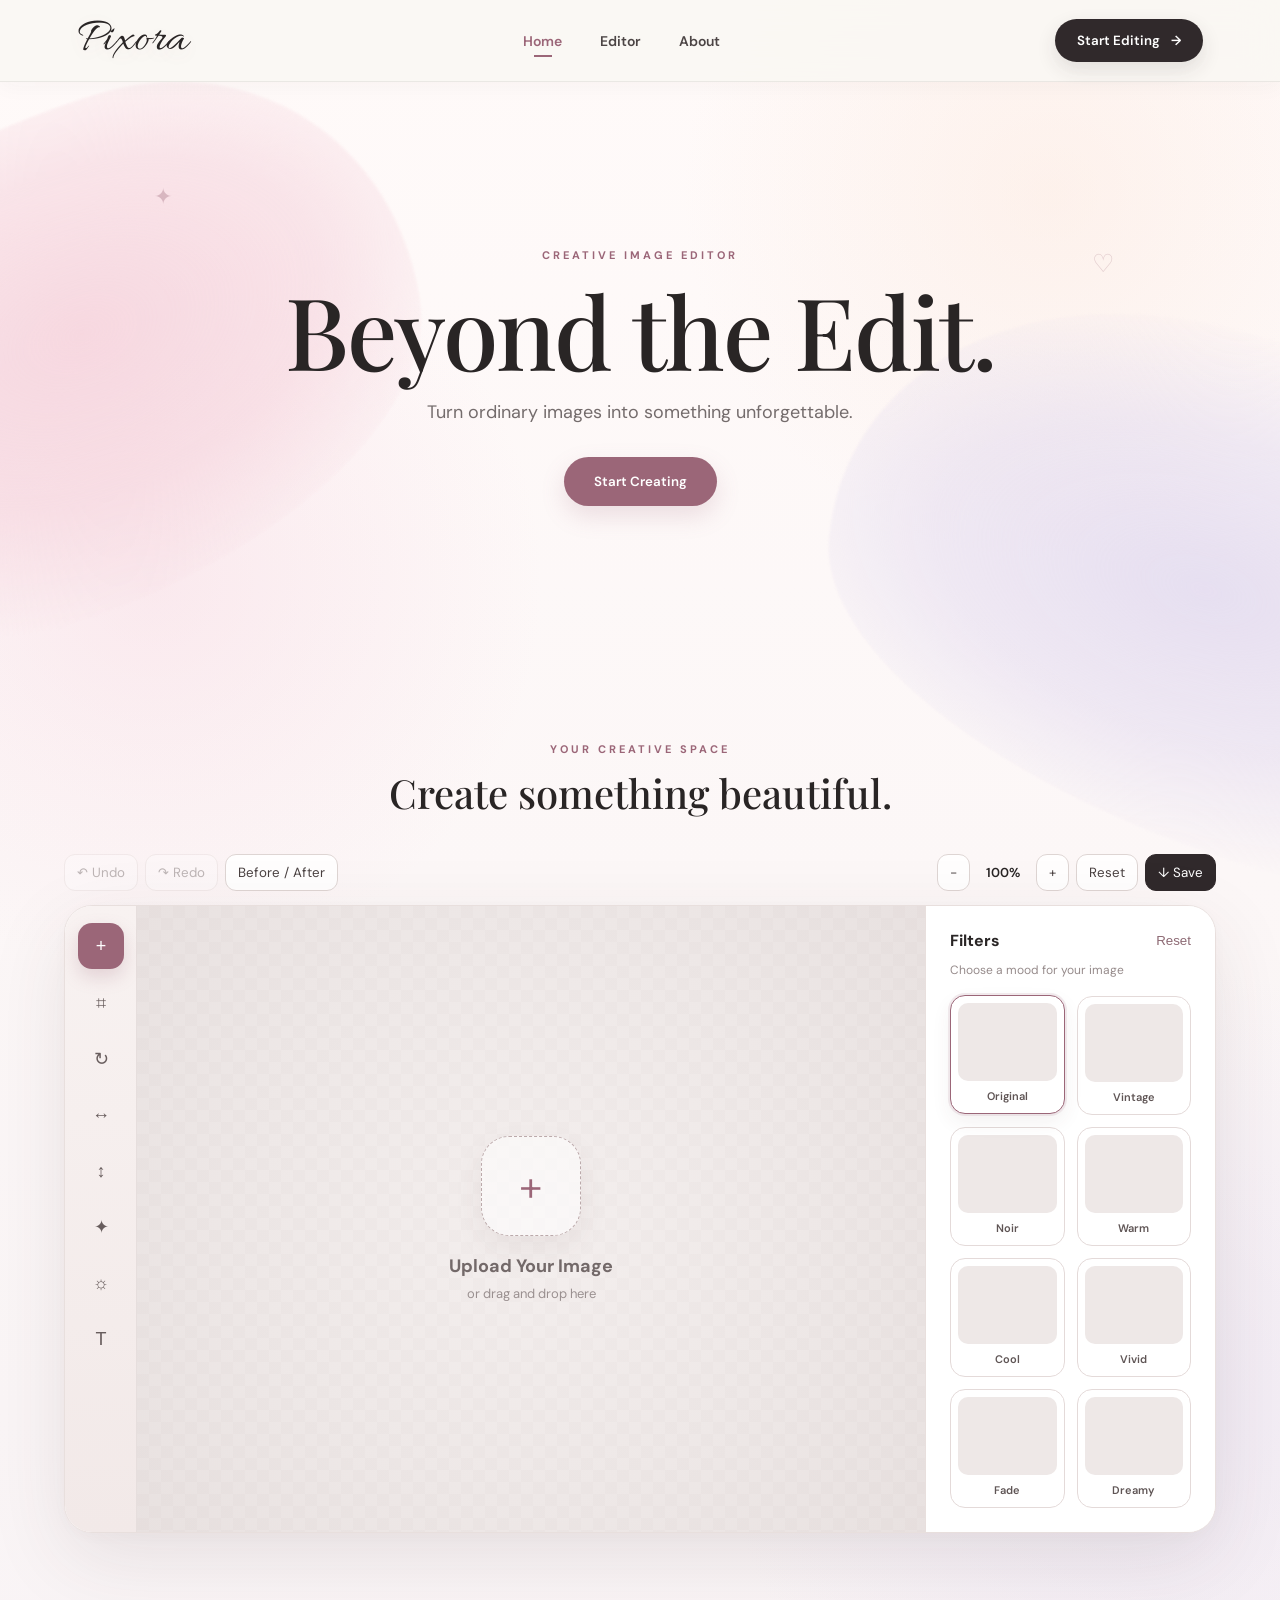
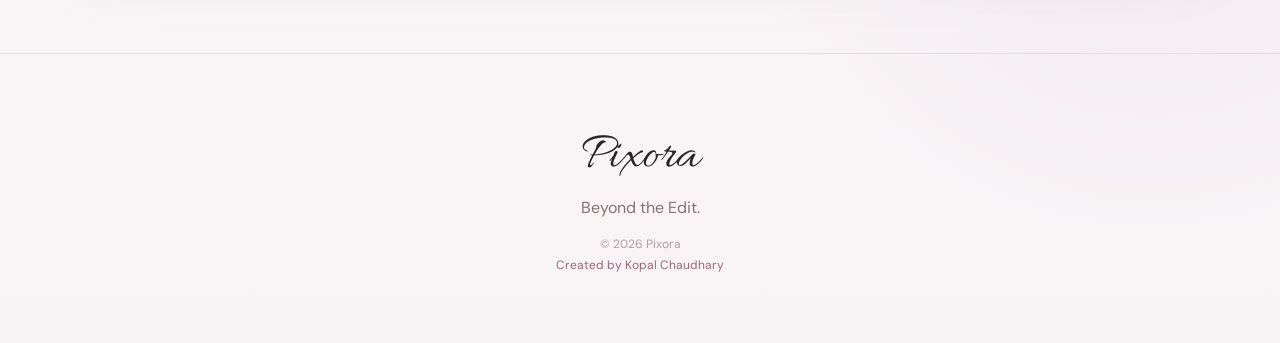
<file: index.html>
<!DOCTYPE html>
<html lang="en">
<head>
<meta charset="UTF-8">
<meta name="viewport" content="width=device-width,initial-scale=1.0">

<title>PIXORA — Beyond the Edit</title>

<link rel="preconnect" href="https://fonts.googleapis.com">
<link rel="preconnect" href="https://fonts.gstatic.com" crossorigin>

<link href="https://fonts.googleapis.com/css2?family=Allura&family=DM+Sans:wght@400;500;600;700&family=Playfair+Display:wght@400;500;600&display=swap" rel="stylesheet">

<link rel="stylesheet" href="style.css">
</head>

<body>

<header class="navbar">

    <a href="index.html" class="logo">Pixora</a>

    <nav>
        <a href="index.html" class="active-link">Home</a>
        <a href="#editor">Editor</a>
        <a href="about.html">About</a>
    </nav>

    <button class="start-btn" id="topStartEditing">
        Start Editing <span>→</span>
    </button>

</header>


<section class="hero">

    <div class="hero-content">

        <p class="small-title">CREATIVE IMAGE EDITOR</p>

        <h1>Beyond the Edit.</h1>

        <p class="description">
            Turn ordinary images into something unforgettable.
        </p>

        <button class="hero-btn" id="startEditing">
            Start Creating
        </button>

        <input
            type="file"
            id="imageInput"
            accept="image/png,image/jpeg,image/webp"
            hidden
        >

    </div>

</section>


<section class="editor-section" id="editor">

    <div class="editor-heading">

        <p>YOUR CREATIVE SPACE</p>

        <h2>Create something beautiful.</h2>

    </div>


    <!-- TOP BAR -->

    <div class="editor-topbar">

        <div class="history-buttons">

            <button id="undoButton" disabled>
                ↶ Undo
            </button>

            <button id="redoButton" disabled>
                ↷ Redo
            </button>

            <button id="beforeAfterButton">
                Before / After
            </button>

        </div>


        <div class="zoom-controls">

            <button id="zoomOut">−</button>

            <span id="zoomValue">100%</span>

            <button id="zoomIn">+</button>

            <button id="zoomReset">Reset</button>

            <button id="saveImageBtn" class="save-btn">
                ↓ Save
            </button>

        </div>

    </div>


    <!-- EDITOR -->

    <div class="editor">


        <!-- LEFT TOOLS -->

        <aside class="tools">

            <button id="uploadTool"
                    class="active-tool"
                    title="Upload">
                +
            </button>

            <button id="cropTool" title="Crop">
                ⌗
            </button>

            <button id="rotateTool" title="Rotate">
                ↻
            </button>

            <button id="flipHorizontal" title="Flip Horizontal">
                ↔
            </button>

            <button id="flipVertical" title="Flip Vertical">
                ↕
            </button>

            <button id="filterTool" title="Filters">
                ✦
            </button>

            <button id="adjustTool" title="Adjustments">
                ☼
            </button>

            <button id="textTool" title="Text">
                T
            </button>

        </aside>


        <!-- CANVAS -->

        <div class="canvas-area" id="canvasArea">

            <div class="upload-message" id="uploadMessage">

                <div class="upload-icon">
                    <span class="upload-plus">+</span>
                </div>

                <h3>Upload Your Image</h3>

                <p>or drag and drop here</p>

            </div>


            <div class="drop-overlay" id="dropOverlay">

                <div>
                    <strong>Drop your image here</strong>
                    <span>Let's create something beautiful.</span>
                </div>

            </div>


            <canvas id="imageCanvas"></canvas>

        </div>


        <!-- RIGHT PANEL -->

        <aside class="right-panel">


            <!-- ==============================
                 FILTERS
            =============================== -->

            <div class="filter-panel" id="filterPanel">

                <div class="panel-header">

                    <span>Filters</span>

                    <button id="resetFilter">
                        Reset
                    </button>

                </div>


                <p class="panel-subtitle">
                    Choose a mood for your image
                </p>


                <div class="filter-grid">


                    <button class="filter-card active"
                            data-filter="original">

                        <canvas class="filter-preview"
                                data-preview="original">
                        </canvas>

                        <span>Original</span>

                    </button>


                    <button class="filter-card"
                            data-filter="vintage">

                        <canvas class="filter-preview"
                                data-preview="vintage">
                        </canvas>

                        <span>Vintage</span>

                    </button>


                    <button class="filter-card"
                            data-filter="noir">

                        <canvas class="filter-preview"
                                data-preview="noir">
                        </canvas>

                        <span>Noir</span>

                    </button>


                    <button class="filter-card"
                            data-filter="warm">

                        <canvas class="filter-preview"
                                data-preview="warm">
                        </canvas>

                        <span>Warm</span>

                    </button>


                    <button class="filter-card"
                            data-filter="cool">

                        <canvas class="filter-preview"
                                data-preview="cool">
                        </canvas>

                        <span>Cool</span>

                    </button>


                    <button class="filter-card"
                            data-filter="vivid">

                        <canvas class="filter-preview"
                                data-preview="vivid">
                        </canvas>

                        <span>Vivid</span>

                    </button>


                    <button class="filter-card"
                            data-filter="fade">

                        <canvas class="filter-preview"
                                data-preview="fade">
                        </canvas>

                        <span>Fade</span>

                    </button>


                    <button class="filter-card"
                            data-filter="dreamy">

                        <canvas class="filter-preview"
                                data-preview="dreamy">
                        </canvas>

                        <span>Dreamy</span>

                    </button>

                </div>

            </div>


            <!-- ==============================
                 ADJUSTMENTS
            =============================== -->

            <div class="adjust-panel" id="adjustPanel">

                <div class="panel-header">

                    <span>Adjustments</span>

                    <button id="resetAdjustments">
                        Reset
                    </button>

                </div>


                <div class="adjustment">

                    <div class="adjustment-title">
                        <span>☀ Brightness</span>
                        <span id="brightnessValue">0</span>
                    </div>

                    <input type="range"
                           id="brightnessSlider"
                           min="-100"
                           max="100"
                           value="0">

                </div>


                <div class="adjustment">

                    <div class="adjustment-title">
                        <span>◐ Contrast</span>
                        <span id="contrastValue">0</span>
                    </div>

                    <input type="range"
                           id="contrastSlider"
                           min="-100"
                           max="100"
                           value="0">

                </div>


                <div class="adjustment">

                    <div class="adjustment-title">
                        <span>◌ Saturation</span>
                        <span id="saturationValue">0</span>
                    </div>

                    <input type="range"
                           id="saturationSlider"
                           min="-100"
                           max="100"
                           value="0">

                </div>


                <div class="adjustment">

                    <div class="adjustment-title">
                        <span>◐ Grayscale</span>
                        <span id="grayscaleValue">0</span>
                    </div>

                    <input type="range"
                           id="grayscaleSlider"
                           min="0"
                           max="100"
                           value="0">

                </div>


                <div class="adjustment">

                    <div class="adjustment-title">
                        <span>♨ Temperature</span>
                        <span id="temperatureValue">0</span>
                    </div>

                    <input type="range"
                           id="temperatureSlider"
                           min="-100"
                           max="100"
                           value="0">

                </div>


                <div class="adjustment">

                    <div class="adjustment-title">
                        <span>◇ Sharpen</span>
                        <span id="sharpenValue">0</span>
                    </div>

                    <input type="range"
                           id="sharpenSlider"
                           min="0"
                           max="100"
                           value="0">

                </div>


                <button class="reset-adjustments"
                        id="resetAdjustmentsBottom">

                    ↻ &nbsp; Reset Adjustments

                </button>

            </div>


            <!-- ==============================
                 TEXT
            =============================== -->

            <div class="text-panel" id="textPanel">

                <div class="panel-header">
                    <span>Add Text</span>
                </div>


                <label>Your text</label>

                <input type="text"
                       id="textInput"
                       class="text-input"
                       placeholder="Write something..."
                       maxlength="80">


                <div class="text-option">

                    <div class="text-size-title">

                        <label>Size</label>

                        <span id="textSizeValue">
                            32px
                        </span>

                    </div>

                    <input type="range"
                           id="textSize"
                           min="12"
                           max="100"
                           value="32">

                </div>


                <div class="text-option">

                    <label>Colour</label>

                    <div class="color-row">

                        <input type="color"
                               id="textColor"
                               value="#ffffff">

                        <span id="textColorValue">
                            #FFFFFF
                        </span>

                    </div>

                </div>


                <div class="text-option">

                    <label>Style</label>

                    <div class="text-style-buttons">

                        <button id="textBold">
                            <b>B</b>
                        </button>

                        <button id="textItalic">
                            <i>I</i>
                        </button>

                    </div>

                </div>


                <div class="text-buttons">

                    <button class="add-text-btn"
                            id="addTextButton">
                        Add Text
                    </button>

                    <button class="delete-text-btn"
                            id="deleteTextButton">
                        Delete
                    </button>

                </div>


                <p class="text-help">
                    After adding text, drag it directly on the image.
                </p>

            </div>

        </aside>

    </div>

</section>


<footer>

    <div class="footer-logo">Pixora</div>

    <p>Beyond the Edit.</p>

    <span>© 2026 Pixora</span>

    <span class="creator-footer">
        Created by Kopal Chaudhary
    </span>

</footer>


<!-- ==============================
     CROP MODAL
=============================== -->

<div class="crop-modal" id="cropModal">

    <div class="crop-header">

        <button id="cropCancel">✕</button>

        <h3>Crop</h3>

        <button id="cropApply">✓</button>

    </div>


    <div class="crop-workspace">

        <div class="crop-image-container" id="cropContainer">

            <img id="cropImage"
                 draggable="false"
                 alt="Crop Preview">

            <div class="crop-frame" id="cropFrame">

                <div class="crop-grid"></div>

                <span class="crop-handle top-left"></span>
                <span class="crop-handle top-right"></span>
                <span class="crop-handle bottom-left"></span>
                <span class="crop-handle bottom-right"></span>

                <span class="crop-handle top"></span>
                <span class="crop-handle bottom"></span>
                <span class="crop-handle left"></span>
                <span class="crop-handle right"></span>

            </div>

        </div>

    </div>


    <div class="crop-controls">

        <button class="ratio-button active"
                data-ratio="free">
            Free
        </button>

        <button class="ratio-button"
                data-ratio="1">
            1:1
        </button>

        <button class="ratio-button"
                data-ratio="0.8">
            4:5
        </button>

        <button class="ratio-button"
                data-ratio="1.7778">
            16:9
        </button>

    </div>

</div>


<div class="toast" id="toast"></div>


<script src="script.js"></script>

</body>
</html>
</file>
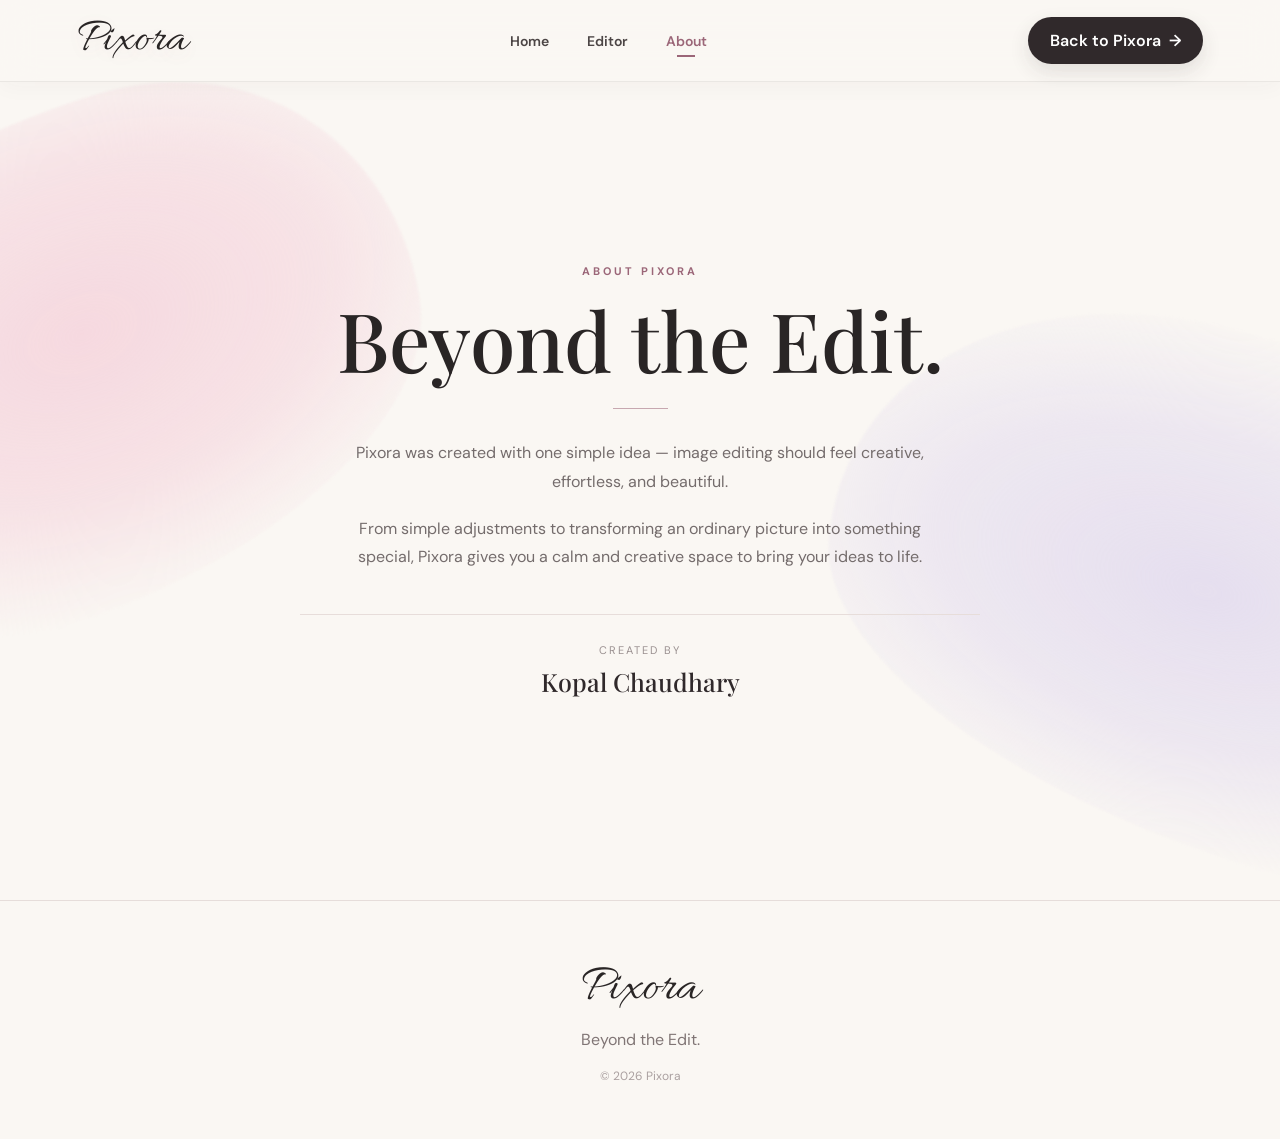
<file: about.html>
<!DOCTYPE html>
<html lang="en">

<head>

    <meta charset="UTF-8">

    <meta name="viewport"
          content="width=device-width, initial-scale=1.0">

    <title>About — Pixora</title>

    <link rel="preconnect"
          href="https://fonts.googleapis.com">

    <link rel="preconnect"
          href="https://fonts.googleapis.com"
          crossorigin>

    <link href="https://fonts.googleapis.com/css2?family=Allura&family=DM+Sans:wght@400;500;600;700&family=Playfair+Display:wght@400;500;600&display=swap"
          rel="stylesheet">

    <link rel="stylesheet"
          href="style.css">

</head>


<body class="about-page">


<!-- =====================================================
     NAVBAR
===================================================== -->

<header class="navbar">

    <div class="logo">
        Pixora
    </div>

    <nav>

        <a href="index.html">
            Home
        </a>

        <a href="index.html#editor">
            Editor
        </a>

        <a href="about.html"
           class="active-link">
            About
        </a>

    </nav>

    <a href="index.html"
       class="start-btn about-start">

        Back to Pixora
        <span>→</span>

    </a>

</header>



<!-- =====================================================
     ABOUT
===================================================== -->

<main class="about-container">

    <div class="about-content">

        <p class="about-label">
            ABOUT PIXORA
        </p>


        <h1>
            Beyond the Edit.
        </h1>


        <div class="about-divider"></div>


        <p class="about-description">

            Pixora was created with one simple idea —
            image editing should feel creative,
            effortless, and beautiful.

        </p>


        <p class="about-description">

            From simple adjustments to transforming
            an ordinary picture into something special,
            Pixora gives you a calm and creative space
            to bring your ideas to life.

        </p>


        <div class="creator">

            <p>
                Created by
            </p>

            <h2>
                Kopal Chaudhary
            </h2>

        </div>

    </div>

</main>



<!-- =====================================================
     FOOTER
===================================================== -->

<footer>

    <div class="footer-logo">
        Pixora
    </div>

    <p>
        Beyond the Edit.
    </p>

    <span>
        © 2026 Pixora
    </span>

</footer>


</body>
</html>
</file>
<file: style.css>
/* =========================================================
   PIXORA — BEYOND THE EDIT
   CUTE SOFT WAVE THEME
   COMPLETE CSS
   ========================================================= */

@import url('https://fonts.googleapis.com/css2?family=Allura&family=DM+Sans:wght@400;500;600;700&family=Playfair+Display:wght@400;500;600&display=swap');


/* =========================================================
   RESET
   ========================================================= */

* {
    box-sizing: border-box;
    margin: 0;
    padding: 0;
}

html {
    scroll-behavior: smooth;
}

body {
    font-family: "DM Sans", sans-serif;
    color: #292525;
    overflow-x: hidden;
    position: relative;

    background:
        radial-gradient(
            circle at 12% 30%,
            rgba(245, 205, 219, .35) 0,
            rgba(245, 205, 219, 0) 22%
        ),
        radial-gradient(
            circle at 90% 72%,
            rgba(220, 210, 238, .35) 0,
            rgba(220, 210, 238, 0) 24%
        ),
        radial-gradient(
            circle at 82% 10%,
            rgba(250, 222, 205, .30) 0,
            rgba(250, 222, 205, 0) 18%
        ),
        linear-gradient(
            180deg,
            #fffaf9 0%,
            #fcf7f7 45%,
            #f8f3f5 100%
        );
}

::selection {
    background: #ead5dc;
    color: #30292b;
}

button,
a,
input {
    -webkit-tap-highlight-color: transparent;
}


/* =========================================================
   CUTE WAVY BACKGROUND
   ========================================================= */

body::before,
body::after {
    content: "";
    position: fixed;
    pointer-events: none;
    z-index: -1;
}

body::before {
    width: 760px;
    height: 500px;

    left: -330px;
    top: 120px;

    border-radius:
        62% 38% 55% 45%
        / 48% 58% 42% 52%;

    background:
        radial-gradient(
            ellipse at 55% 45%,
            rgba(244, 205, 216, .72) 0%,
            rgba(244, 205, 216, .48) 42%,
            rgba(244, 205, 216, 0) 72%
        );

    transform:
        rotate(-17deg)
        skewX(-8deg);

    filter: blur(1px);

    animation: softFloat 9s ease-in-out infinite;
}

body::after {
    width: 850px;
    height: 520px;

    right: -390px;
    bottom: 40px;

    border-radius:
        45% 55% 38% 62%
        / 58% 42% 58% 42%;

    background:
        radial-gradient(
            ellipse at 45% 50%,
            rgba(220, 211, 237, .68) 0%,
            rgba(220, 211, 237, .42) 42%,
            rgba(220, 211, 237, 0) 73%
        );

    transform:
        rotate(14deg)
        skewX(9deg);

    filter: blur(1px);

    animation: softFloatReverse 11s ease-in-out infinite;
}


/* =========================================================
   FLOATING DECORATIONS
   ========================================================= */

.hero::before {
    content: "✦";

    position: absolute;

    top: 17%;
    left: 12%;

    font-size: 22px;

    color: rgba(155, 102, 120, .35);

    animation: sparkle 4s ease-in-out infinite;
}

.hero::after {
    content: "♡";

    position: absolute;

    right: 13%;
    top: 28%;

    font-size: 25px;

    color: rgba(155, 102, 120, .28);

    animation: sparkle 5s ease-in-out infinite reverse;
}


/* =========================================================
   ANIMATIONS
   ========================================================= */

@keyframes softFloat {
    0%,
    100% {
        transform:
            rotate(-17deg)
            skewX(-8deg)
            translateY(0);
    }

    50% {
        transform:
            rotate(-14deg)
            skewX(-8deg)
            translateY(-18px);
    }
}

@keyframes softFloatReverse {
    0%,
    100% {
        transform:
            rotate(14deg)
            skewX(9deg)
            translateY(0);
    }

    50% {
        transform:
            rotate(11deg)
            skewX(9deg)
            translateY(18px);
    }
}

@keyframes sparkle {
    0%,
    100% {
        opacity: .35;
        transform: translateY(0) rotate(0deg);
    }

    50% {
        opacity: .75;
        transform: translateY(-8px) rotate(8deg);
    }
}

@keyframes uploadFloat {
    0%,
    100% {
        transform: translateY(0);
    }

    50% {
        transform: translateY(-4px);
    }
}


/* =========================================================
   NAVBAR
   ========================================================= */

.navbar {
    width: 100%;
    height: 82px;

    display: flex;
    align-items: center;
    justify-content: space-between;

    padding: 0 6%;

    background: rgba(250, 247, 243, .88);

    backdrop-filter: blur(18px);
    -webkit-backdrop-filter: blur(18px);

    border-bottom: 1px solid rgba(60, 50, 50, .08);

    box-shadow:
        0 4px 22px rgba(70, 50, 50, .035);

    position: sticky;
    top: 0;
    z-index: 100;
}

.logo {
    font-family: "Allura", cursive;
    font-size: 48px;
    line-height: 1;

    color: #292525;
    text-decoration: none;

    text-shadow:
        0 5px 18px rgba(155, 102, 120, .10);

    transition: .25s ease;
}

.logo:hover {
    transform: translateY(-1px) rotate(-1deg);
}

.navbar nav {
    display: flex;
    align-items: center;
    gap: 38px;
}

.navbar nav a {
    position: relative;

    color: #4c4545;
    text-decoration: none;

    font-size: 14px;
    font-weight: 600;

    transition: .25s ease;
}

.navbar nav a::after {
    content: "";

    position: absolute;

    left: 50%;
    bottom: -7px;

    width: 0;
    height: 2px;

    background: #9b6678;

    transform: translateX(-50%);

    transition: .25s ease;
}

.navbar nav a:hover,
.navbar nav .active-link {
    color: #9b6678;
}

.navbar nav a:hover::after,
.navbar nav .active-link::after {
    width: 18px;
}


/* =========================================================
   START BUTTON
   ========================================================= */

.start-btn {
    border: none;

    background: #30292b;
    color: white;

    border-radius: 30px;

    padding: 13px 22px;

    cursor: pointer;

    font-family: inherit;
    font-weight: 600;

    box-shadow:
        0 8px 20px rgba(48, 41, 43, .12);

    transition: .25s ease;
}

.start-btn span {
    margin-left: 8px;
}

.start-btn:hover {
    transform: translateY(-2px);

    box-shadow:
        0 12px 28px rgba(48, 41, 43, .18);
}

.start-btn:active {
    transform: translateY(1px) scale(.98);
}


/* =========================================================
   HERO
   ========================================================= */

.hero {
    min-height: 590px;

    display: flex;
    align-items: center;
    justify-content: center;

    text-align: center;

    padding: 80px 20px;

    position: relative;
}

.hero-content {
    max-width: 850px;
}

.small-title,
.editor-heading p,
.about-label {
    font-size: 11px;

    letter-spacing: 3px;

    font-weight: 700;

    color: #9b6678;
}

.hero h1 {
    font-family: "Playfair Display", serif;

    font-size: clamp(55px, 8vw, 100px);

    font-weight: 500;

    line-height: .95;

    margin: 20px 0;

    letter-spacing: -2px;
}

.description {
    color: #746c6c;

    font-size: 18px;

    line-height: 1.7;

    max-width: 500px;

    margin: 0 auto 30px;
}

.hero-btn {
    border: none;

    background: #9b6678;
    color: white;

    padding: 16px 30px;

    border-radius: 30px;

    font-family: inherit;
    font-weight: 600;

    cursor: pointer;

    box-shadow:
        0 10px 25px rgba(155, 102, 120, .18);

    transition: .25s ease;
}

.hero-btn:hover {
    transform: translateY(-3px);

    box-shadow:
        0 15px 35px rgba(155, 102, 120, .25);
}

.hero-btn:active {
    transform: translateY(1px) scale(.98);
}


/* =========================================================
   EDITOR SECTION
   ========================================================= */

.editor-section {
    padding: 70px 5% 120px;
}

.editor-heading {
    text-align: center;
    margin-bottom: 35px;
}

.editor-heading h2 {
    font-family: "Playfair Display", serif;

    font-size: 40px;

    font-weight: 500;

    margin-top: 10px;
}


/* =========================================================
   EDITOR TOP BAR
   ========================================================= */

.editor-topbar {
    max-width: 1200px;

    margin: 0 auto 14px;

    display: flex;

    align-items: center;

    justify-content: space-between;

    gap: 12px;
}

.history-buttons,
.zoom-controls {
    display: flex;

    align-items: center;

    gap: 7px;
}

.editor-topbar button {
    border: 1px solid #ded5d3;

    background: rgba(255, 255, 255, .85);

    color: #4a4141;

    border-radius: 11px;

    padding: 9px 12px;

    cursor: pointer;

    font-family: inherit;

    transition: .2s ease;
}

.editor-topbar button:hover {
    background: #f5eeef;

    border-color: #cfb3bb;

    transform: translateY(-1px);
}

.editor-topbar button:disabled {
    opacity: .35;

    cursor: not-allowed;

    transform: none;
}

.zoom-controls span {
    min-width: 52px;

    text-align: center;

    font-size: 13px;

    font-weight: 600;
}

.save-btn {
    background: #30292b !important;

    color: white !important;

    border-color: #30292b !important;
}

.save-btn:hover {
    background: #9b6678 !important;

    border-color: #9b6678 !important;
}


/* =========================================================
   MAIN EDITOR
   ========================================================= */

.editor {
    max-width: 1200px;

    min-height: 580px;

    margin: auto;

    display: grid;

    grid-template-columns:
        72px
        minmax(400px, 1fr)
        290px;

    background: #fff;

    border: 1px solid #e8dfdd;

    border-radius: 28px;

    overflow: hidden;

    box-shadow:
        0 25px 80px rgba(70, 50, 50, .10),
        0 4px 18px rgba(155, 102, 120, .035);

    position: relative;
}


/* =========================================================
   TOOLS SIDEBAR
   ========================================================= */

.tools {
    background:
        linear-gradient(
            180deg,
            #f8f2f1,
            #f2e9e8
        );

    border-right: 1px solid #e6dedd;

    display: flex;

    flex-direction: column;

    align-items: center;

    padding: 18px 10px;

    gap: 10px;
}

.tools button {
    width: 46px;
    height: 46px;

    border: none;

    border-radius: 14px;

    background: transparent;

    color: #685d5d;

    font-size: 18px;

    cursor: pointer;

    position: relative;

    transition:
        background .2s ease,
        color .2s ease,
        transform .2s ease,
        box-shadow .2s ease;

    will-change: transform;
}

.tools button:hover {
    background: #eadcdf;

    color: #8f5d70;

    transform: translateY(-2px);
}

.tools button:active {
    transform: scale(.94);
}

.tools button.active-tool {
    background: #9b6678;

    color: white;

    box-shadow:
        0 8px 18px rgba(155, 102, 120, .22);

    transform: translateY(-1px);
}


/* =========================================================
   CANVAS AREA
   ========================================================= */

.canvas-area {
    min-width: 0;

    min-height: 580px;

    background:
        radial-gradient(
            circle at center,
            #f4efee 0,
            #eee8e7 55%,
            #e8e1e0 100%
        );

    display: flex;

    align-items: center;

    justify-content: center;

    position: relative;

    overflow: hidden;
}

.canvas-area::before {
    content: "";

    position: absolute;

    inset: 0;

    opacity: .28;

    background-image:
        linear-gradient(
            45deg,
            rgba(120, 100, 100, .08) 25%,
            transparent 25%,
            transparent 75%,
            rgba(120, 100, 100, .08) 75%
        ),
        linear-gradient(
            45deg,
            rgba(120, 100, 100, .08) 25%,
            transparent 25%,
            transparent 75%,
            rgba(120, 100, 100, .08) 75%
        );

    background-size: 24px 24px;

    background-position:
        0 0,
        12px 12px;

    pointer-events: none;
}


/* =========================================================
   UPLOAD AREA
   ========================================================= */

.upload-message {
    text-align: center;

    color: #736969;

    z-index: 3;

    cursor: pointer;

    padding: 30px;
}

.upload-icon {
    width: 100px;
    height: 100px;

    border: 1px dashed #bba9aa;

    border-radius: 28px;

    margin: 0 auto 18px;

    display: flex;

    justify-content: center;

    align-items: center;

    cursor: pointer;

    background: rgba(255, 255, 255, .55);

    box-shadow:
        0 12px 30px rgba(80, 60, 60, .07);

    transition: .25s ease;

    animation: uploadFloat 4s ease-in-out infinite;
}

.upload-icon:hover {
    transform: scale(1.05) rotate(-1deg);

    background: white;

    border-color: #9b6678;

    box-shadow:
        0 18px 40px rgba(80, 60, 60, .12);

    animation-play-state: paused;
}

.upload-plus {
    font-size: 43px;

    font-weight: 300;

    color: #9b6678;
}

.upload-message h3 {
    font-size: 18px;

    margin-bottom: 7px;
}

.upload-message p {
    font-size: 13px;

    color: #9a9090;
}


/* =========================================================
   IMAGE CANVAS
   ========================================================= */

#imageCanvas {
    display: none;

    max-width: 700px;

    max-height: 500px;

    background: white;

    box-shadow:
        0 18px 45px rgba(0, 0, 0, .18);

    cursor: default;

    touch-action: none;

    transform-origin: center center;

    transition: transform .15s ease;
}

#imageCanvas.text-mode {
    cursor: crosshair;
}

#imageCanvas.dragging-text {
    cursor: grabbing;
}


/* =========================================================
   DROP OVERLAY
   ========================================================= */

.drop-overlay {
    position: absolute;

    inset: 18px;

    border: 2px dashed #9b6678;

    background: rgba(255, 248, 250, .94);

    display: none;

    align-items: center;

    justify-content: center;

    text-align: center;

    border-radius: 22px;

    z-index: 10;
}

.drop-overlay.show {
    display: flex;
}

.drop-overlay strong,
.drop-overlay span {
    display: block;
}

.drop-overlay strong {
    font-family: "Playfair Display", serif;

    font-size: 28px;
}

.drop-overlay span {
    margin-top: 7px;

    color: #8a7d7d;
}


/* =========================================================
   RIGHT PANEL
   ========================================================= */

.right-panel {
    background: rgba(255, 255, 255, .97);

    border-left: 1px solid #e8dfdd;

    overflow-y: auto;

    min-width: 0;

    scrollbar-width: thin;
}

.right-panel::-webkit-scrollbar {
    width: 5px;
}

.right-panel::-webkit-scrollbar-thumb {
    background: #d7c5c8;

    border-radius: 10px;
}


/* =========================================================
   FILTER PANEL
   ========================================================= */

.filter-panel {
    display: none;

    padding: 24px;
}

.filter-panel.show {
    display: block;
}

.panel-subtitle {
    font-size: 12px;

    color: #968b8b;

    margin-top: -14px;

    margin-bottom: 18px;
}


/* =========================================================
   FILTER GRID
   ========================================================= */

.filter-grid {
    display: grid;

    grid-template-columns:
        repeat(2, minmax(0, 1fr));

    gap: 12px;
}

.filter-card {
    border: 1px solid #e4dad9;

    background: #fff;

    border-radius: 15px;

    padding: 7px;

    cursor: pointer;

    text-align: left;

    font-family: inherit;

    transition:
        transform .2s ease,
        border-color .2s ease,
        box-shadow .2s ease;

    overflow: hidden;
}

.filter-card:hover {
    transform: translateY(-3px);

    border-color: #c9a5b0;

    box-shadow:
        0 10px 25px rgba(80, 50, 60, .10);
}

.filter-card.active {
    border-color: #9b6678;

    box-shadow:
        0 0 0 2px rgba(155, 102, 120, .12),
        0 8px 20px rgba(80, 50, 60, .07);

    transform: translateY(-1px);
}

.filter-preview {
    width: 100%;

    height: 78px;

    display: block;

    object-fit: cover;

    border-radius: 10px;

    background: #eee8e7;
}

.filter-card span {
    display: block;

    padding: 8px 4px 3px;

    color: #5f5555;

    font-size: 11px;

    font-weight: 600;

    text-align: center;
}


/* =========================================================
   ADJUSTMENT PANEL
   ========================================================= */

.adjust-panel {
    padding: 24px;
}

.panel-header {
    display: flex;

    justify-content: space-between;

    align-items: center;

    margin-bottom: 25px;

    font-weight: 700;
}

.panel-header button {
    border: none;

    background: transparent;

    cursor: pointer;

    color: #8d6a74;
}


/* =========================================================
   ADJUSTMENTS
   ========================================================= */

.adjustment {
    margin-bottom: 24px;
}

.adjustment-title {
    display: flex;

    justify-content: space-between;

    margin-bottom: 10px;

    font-size: 13px;
}

.adjustment-title span:last-child {
    color: #9b6678;

    font-weight: 600;
}

input[type="range"] {
    width: 100%;

    height: 5px;

    accent-color: #9b6678;

    cursor: pointer;
}

input[type="range"]::-webkit-slider-thumb {
    width: 16px;
    height: 16px;

    border-radius: 50%;

    border: 3px solid white;

    background: #9b6678;

    box-shadow:
        0 2px 8px rgba(155, 102, 120, .22);

    -webkit-appearance: none;
}

input[type="range"]::-moz-range-thumb {
    width: 12px;
    height: 12px;

    border-radius: 50%;

    border: 3px solid white;

    background: #9b6678;

    box-shadow:
        0 2px 8px rgba(155, 102, 120, .22);
}


/* =========================================================
   RESET BUTTON
   ========================================================= */

.reset-adjustments {
    width: 100%;

    border: 1px solid #ded4d3;

    background: #faf7f6;

    padding: 11px;

    border-radius: 10px;

    cursor: pointer;

    color: #655a5a;

    font-family: inherit;

    transition: .2s ease;
}

.reset-adjustments:hover {
    background: #f3e7e9;

    border-color: #c9a5b0;

    color: #8f5d70;
}


/* =========================================================
   TEXT PANEL
   ========================================================= */

.text-panel {
    padding: 24px;

    display: none;
}

.text-panel.show {
    display: block;
}

.text-panel label {
    display: block;

    font-size: 12px;

    font-weight: 600;

    color: #655a5a;

    margin-bottom: 8px;
}

.text-input {
    width: 100%;

    padding: 12px;

    border: 1px solid #ded5d3;

    border-radius: 10px;

    outline: none;

    margin-bottom: 20px;

    font-family: inherit;

    background: white;

    color: #292525;

    transition: .2s ease;
}

.text-input:hover,
#textColor:hover {
    border-color: #cdb2ba;
}

.text-input:focus {
    border-color: #9b6678;

    box-shadow:
        0 0 0 3px rgba(155, 102, 120, .08);
}

.text-option {
    margin-bottom: 18px;
}

.text-size-title {
    display: flex;

    justify-content: space-between;

    align-items: center;

    margin-bottom: 8px;
}

.text-size-title label {
    margin: 0;
}

#textSizeValue {
    color: #9b6678;

    font-size: 12px;

    font-weight: 600;
}

.color-row {
    display: flex;

    align-items: center;

    gap: 10px;
}

#textColor {
    width: 48px;
    height: 38px;

    padding: 2px;

    border: 1px solid #ded5d3;

    border-radius: 8px;

    background: white;

    cursor: pointer;
}

#textColorValue {
    font-family: monospace;

    font-size: 11px;

    color: #817777;
}

.text-style-buttons {
    display: flex;

    gap: 8px;
}

.text-style-buttons button {
    width: 42px;
    height: 40px;

    border: 1px solid #ddd2d0;

    border-radius: 9px;

    background: white;

    cursor: pointer;

    font-size: 15px;

    transition: .2s ease;
}

.text-style-buttons button:hover {
    background: #f6edef;
}

.text-style-buttons button.active {
    background: #9b6678;

    color: white;

    border-color: #9b6678;
}

.text-buttons {
    display: flex;

    gap: 8px;
}

.add-text-btn,
.delete-text-btn {
    flex: 1;

    padding: 11px 8px;

    border-radius: 10px;

    font-family: inherit;

    font-size: 12px;

    cursor: pointer;

    transition: .2s ease;
}

.add-text-btn {
    border: none;

    background: #30292b;

    color: white;

    font-weight: 600;
}

.add-text-btn:hover {
    background: #9b6678;

    transform: translateY(-1px);
}

.delete-text-btn {
    border: 1px solid #ead8dc;

    background: #fff7f8;

    color: #9b6678;
}

.delete-text-btn:hover {
    background: #f9e8eb;
}

.text-help {
    margin-top: 16px;

    font-size: 11px;

    line-height: 1.6;

    color: #968c8c;
}


/* =========================================================
   CROP MODAL
   ========================================================= */

.crop-modal {
    position: fixed;

    inset: 0;

    background: rgba(30, 25, 27, .96);

    z-index: 500;

    display: none;

    flex-direction: column;
}

.crop-header {
    height: 70px;

    display: flex;

    align-items: center;

    justify-content: space-between;

    padding: 0 25px;

    color: white;
}

.crop-header button {
    border: none;

    background: transparent;

    color: white;

    font-size: 24px;

    cursor: pointer;
}

.crop-header h3 {
    font-family: "Playfair Display", serif;

    font-size: 22px;
}

.crop-workspace {
    flex: 1;

    display: flex;

    align-items: center;

    justify-content: center;

    padding: 20px;

    overflow: hidden;
}

.crop-image-container {
    position: relative;

    max-width: 85vw;

    max-height: 75vh;

    overflow: hidden;
}

.crop-image-container img {
    max-width: 85vw;

    max-height: 75vh;

    display: block;
}

.crop-frame {
    position: absolute;

    left: 10%;
    top: 10%;

    width: 80%;
    height: 80%;

    border: 2px solid white;

    cursor: move;

    box-shadow:
        0 0 0 9999px rgba(0, 0, 0, .42);
}

.crop-grid {
    position: absolute;

    inset: 0;

    background-image:
        linear-gradient(
            to right,
            transparent 32.8%,
            rgba(255, 255, 255, .55) 33%,
            transparent 33.2%,
            transparent 66.1%,
            rgba(255, 255, 255, .55) 66.3%,
            transparent 66.5%
        ),
        linear-gradient(
            to bottom,
            transparent 32.8%,
            rgba(255, 255, 255, .55) 33%,
            transparent 33.2%,
            transparent 66.1%,
            rgba(255, 255, 255, .55) 66.3%,
            transparent 66.5%
        );

    pointer-events: none;
}

.crop-handle {
    position: absolute;

    width: 13px;
    height: 13px;

    background: white;

    border-radius: 50%;
}

.crop-handle.top-left {
    top: -7px;
    left: -7px;
}

.crop-handle.top-right {
    top: -7px;
    right: -7px;
}

.crop-handle.bottom-left {
    bottom: -7px;
    left: -7px;
}

.crop-handle.bottom-right {
    bottom: -7px;
    right: -7px;
}

.crop-handle.top {
    top: -7px;
    left: 50%;

    transform: translateX(-50%);
}

.crop-handle.bottom {
    bottom: -7px;
    left: 50%;

    transform: translateX(-50%);
}

.crop-handle.left {
    left: -7px;
    top: 50%;

    transform: translateY(-50%);
}

.crop-handle.right {
    right: -7px;
    top: 50%;

    transform: translateY(-50%);
}

.crop-controls {
    min-height: 80px;

    display: flex;

    justify-content: center;

    align-items: center;

    gap: 10px;
}

.ratio-button {
    border: 1px solid rgba(255, 255, 255, .3);

    background: rgba(255, 255, 255, .08);

    color: white;

    border-radius: 20px;

    padding: 9px 17px;

    cursor: pointer;

    transition: .2s ease;
}

.ratio-button:hover {
    background: rgba(255, 255, 255, .16);
}

.ratio-button.active {
    background: white;

    color: #30292b;
}


/* =========================================================
   TOAST
   ========================================================= */

.toast {
    position: fixed;

    left: 50%;

    bottom: 35px;

    transform: translate(-50%, 20px);

    background: rgba(48, 41, 43, .94);

    color: white;

    padding: 12px 21px;

    border-radius: 30px;

    font-size: 13px;

    opacity: 0;

    pointer-events: none;

    transition: .3s ease;

    z-index: 1000;

    box-shadow:
        0 12px 30px rgba(0, 0, 0, .18);

    backdrop-filter: blur(12px);
    -webkit-backdrop-filter: blur(12px);
}

.toast.show {
    opacity: 1;

    transform: translate(-50%, 0);
}


/* =========================================================
   FOOTER
   ========================================================= */

footer {
    text-align: center;

    padding: 70px 20px;

    border-top: 1px solid #e6ddda;
}

.footer-logo {
    font-family: "Allura", cursive;

    font-size: 52px;
}

footer p {
    margin: 8px 0 18px;

    color: #807575;
}

footer span {
    display: block;

    color: #aaa0a0;

    font-size: 12px;

    margin-top: 5px;
}

.creator-footer {
    color: #9b6678 !important;
}


/* =========================================================
   ABOUT PAGE
   ========================================================= */

.about-page {
    background: #faf7f3;
}

.about-container {
    min-height: calc(100vh - 82px);

    display: flex;

    align-items: center;

    justify-content: center;

    padding: 70px 25px 90px;
}

.about-content {
    width: 100%;

    max-width: 720px;

    text-align: center;

    padding: 30px 20px;
}

.about-label {
    margin-bottom: 20px;
}

.about-content h1 {
    font-family: "Playfair Display", serif;

    font-size: clamp(52px, 7vw, 82px);

    font-weight: 500;

    line-height: 1;

    margin: 0 0 28px;

    color: #292525;
}

.about-divider {
    width: 55px;

    height: 1px;

    background: #c7a8b0;

    margin: 0 auto 30px;
}

.about-description {
    max-width: 590px;

    margin: 0 auto 18px;

    color: #746c6c;

    font-size: 16px;

    line-height: 1.8;
}

.creator {
    margin-top: 42px;

    padding-top: 28px;

    border-top: 1px solid #e7ddda;
}

.creator p {
    font-size: 11px;

    letter-spacing: 2px;

    text-transform: uppercase;

    color: #9a9090;

    margin-bottom: 8px;
}

.creator h2 {
    font-family: "Playfair Display", serif;

    font-size: 25px;

    font-weight: 500;

    color: #30292b;

    margin: 0;

    transform: none !important;
}

.about-start {
    text-decoration: none;

    display: inline-flex;

    align-items: center;

    justify-content: center;
}

.about-page footer {
    padding: 55px 20px;

    background: transparent;
}


/* =========================================================
   REMOVE ACCIDENTAL TEXT BESIDE UPLOAD BUTTON
   ========================================================= */

.upload-area > span:not(.upload-icon),
.upload-area > div:not(.upload-message),
.upload-message + * {
    display: none;
}


/* =========================================================
   RESPONSIVE — TABLET
   ========================================================= */

@media (max-width: 950px) {

    .editor {
        grid-template-columns:
            60px
            1fr;
    }

    .right-panel {
        grid-column: 1 / -1;

        border-left: none;

        border-top: 1px solid #e8dfdd;
    }

    .canvas-area {
        min-height: 500px;
    }
}


/* =========================================================
   RESPONSIVE — MOBILE
   ========================================================= */

@media (max-width: 700px) {

    .navbar {
        padding: 0 20px;
    }

    .logo {
        font-size: 42px;
    }

    .navbar nav {
        display: none;
    }

    .start-btn {
        padding: 10px 14px;

        font-size: 12px;
    }

    .hero {
        min-height: 500px;

        padding: 65px 20px;
    }

    .hero h1 {
        font-size: 60px;

        letter-spacing: -1px;
    }

    .description {
        font-size: 16px;
    }

    .editor-section {
        padding-left: 15px;

        padding-right: 15px;
    }

    .editor-topbar {
        flex-wrap: wrap;

        justify-content: center;
    }

    .editor {
        grid-template-columns: 1fr;

        border-radius: 20px;
    }

    .tools {
        flex-direction: row;

        justify-content: center;

        border-right: none;

        border-bottom: 1px solid #e6dedd;

        padding: 10px;

        overflow-x: auto;

        scrollbar-width: none;
    }

    .tools::-webkit-scrollbar {
        display: none;
    }

    .tools button {
        flex: 0 0 44px;
    }

    .canvas-area {
        min-height: 400px;
    }

    #imageCanvas {
        max-width: 90%;

        max-height: 380px;
    }

    .upload-icon {
        width: 88px;
        height: 88px;
    }

    .upload-plus {
        font-size: 38px;
    }

    .filter-grid {
        grid-template-columns:
            repeat(2, 1fr);
    }

    .about-container {
        padding: 55px 20px 70px;
    }

    .about-content {
        padding: 20px 5px;
    }

    .about-content h1 {
        font-size: 52px;
    }

    .about-description {
        font-size: 15px;
    }
}


/* =========================================================
   VERY SMALL SCREENS
   ========================================================= */

@media (max-width: 420px) {

    .editor-topbar button {
        padding: 8px 9px;

        font-size: 11px;
    }

    .hero h1 {
        font-size: 50px;
    }

    .editor-heading h2 {
        font-size: 32px;
    }

    .filter-panel,
    .adjust-panel,
    .text-panel {
        padding: 18px;
    }
}


/* =========================================================
   ACCESSIBILITY — REDUCED MOTION
   ========================================================= */

@media (prefers-reduced-motion: reduce) {

    *,
    *::before,
    *::after {
        animation-duration: .01ms !important;
        animation-iteration-count: 1 !important;
        transition-duration: .01ms !important;
        scroll-behavior: auto !important;
    }
}
</file>
